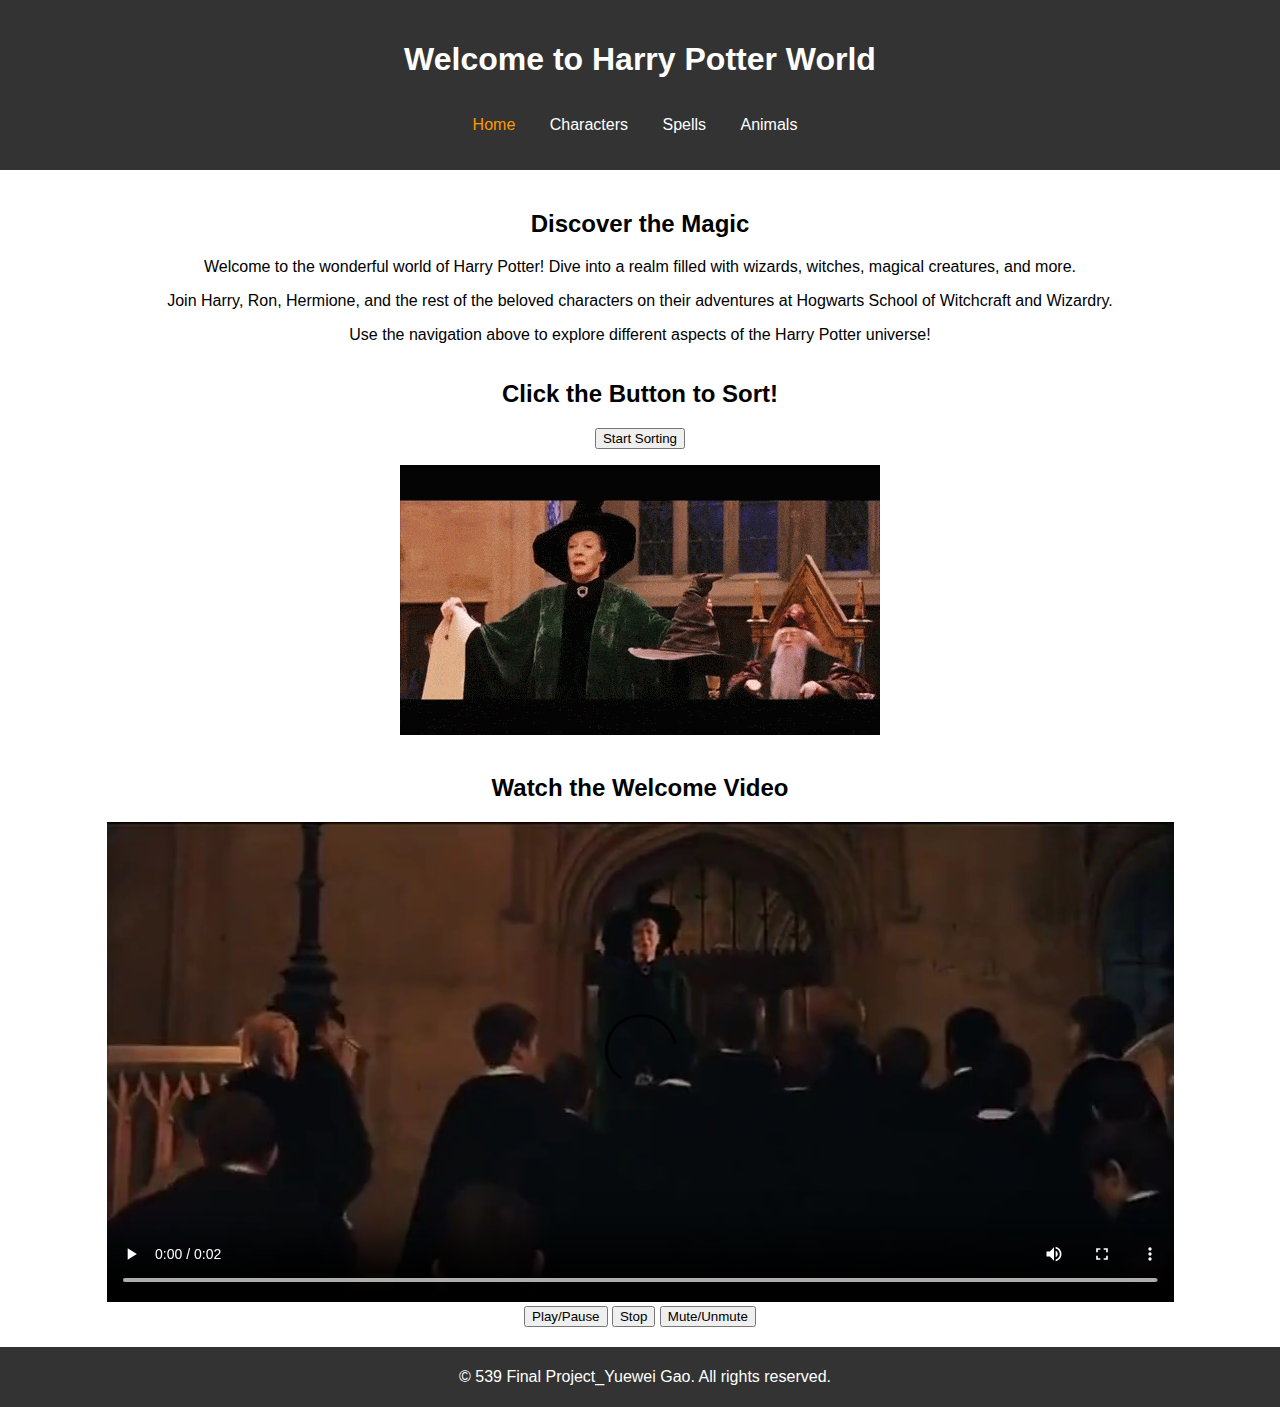
<file: index.html>
<!DOCTYPE html>
<html lang="en">
<head>
    <meta charset="UTF-8">
    <meta name="viewport" content="width=device-width, initial-scale=1.0">
    <title>Harry Potter World</title>
    <link rel="stylesheet" href="css/style.css">
</head>
<body>
    <audio id="backgroundMusic" autoplay loop>
        <source src="ways-of-the-wizard-197105.mp3" type="audio/mpeg">
        Your browser does not support the audio element.
    </audio>
    <header>
        <h1>Welcome to Harry Potter World</h1>
        <nav>
            <ul>
                <li><a href="index.html"class="active">Home</a></li>
                <li><a href="characters.html">Characters</a></li>
                <li><a href="spells.html">Spells</a></li>
                <li><a href="animals.html">Animals</a></li>
            </ul>
        </nav>
    </header>

    <main>
        <section>
            <h2>Discover the Magic</h2>
            <p>Welcome to the wonderful world of Harry Potter! Dive into a realm filled with wizards, witches, magical creatures, and more.</p>
            <p>Join Harry, Ron, Hermione, and the rest of the beloved characters on their adventures at Hogwarts School of Witchcraft and Wizardry.</p>
            <p>Use the navigation above to explore different aspects of the Harry Potter universe!</p>
        </section>
        <section>
            <h2>Click the Button to Sort!</h2>
            <button id="sortingButton">Start Sorting</button>
            <p><img src="images/sortinghat.gif" alt="hat"></p>
        </section>
        <section>
            <h2>Watch the Welcome Video</h2>
            <video id="welcomeVideo" controls>
                <source src="images/welcomevideo.mp4" type="video/mp4">
                Your browser does not support the video tag.
            </video>
            <div id="videoControls">
                <button onclick="playPause()">Play/Pause</button>
                <button onclick="stopVideo()">Stop</button>
                <button onclick="muteUnmute()">Mute/Unmute</button>
            </div>
        </section>

    </main>

    <footer>
        <p>&copy; 539 Final Project_Yuewei Gao. All rights reserved.</p>
    </footer>
    <script src="homepage.js"></script>
</body>
</html>
</file>
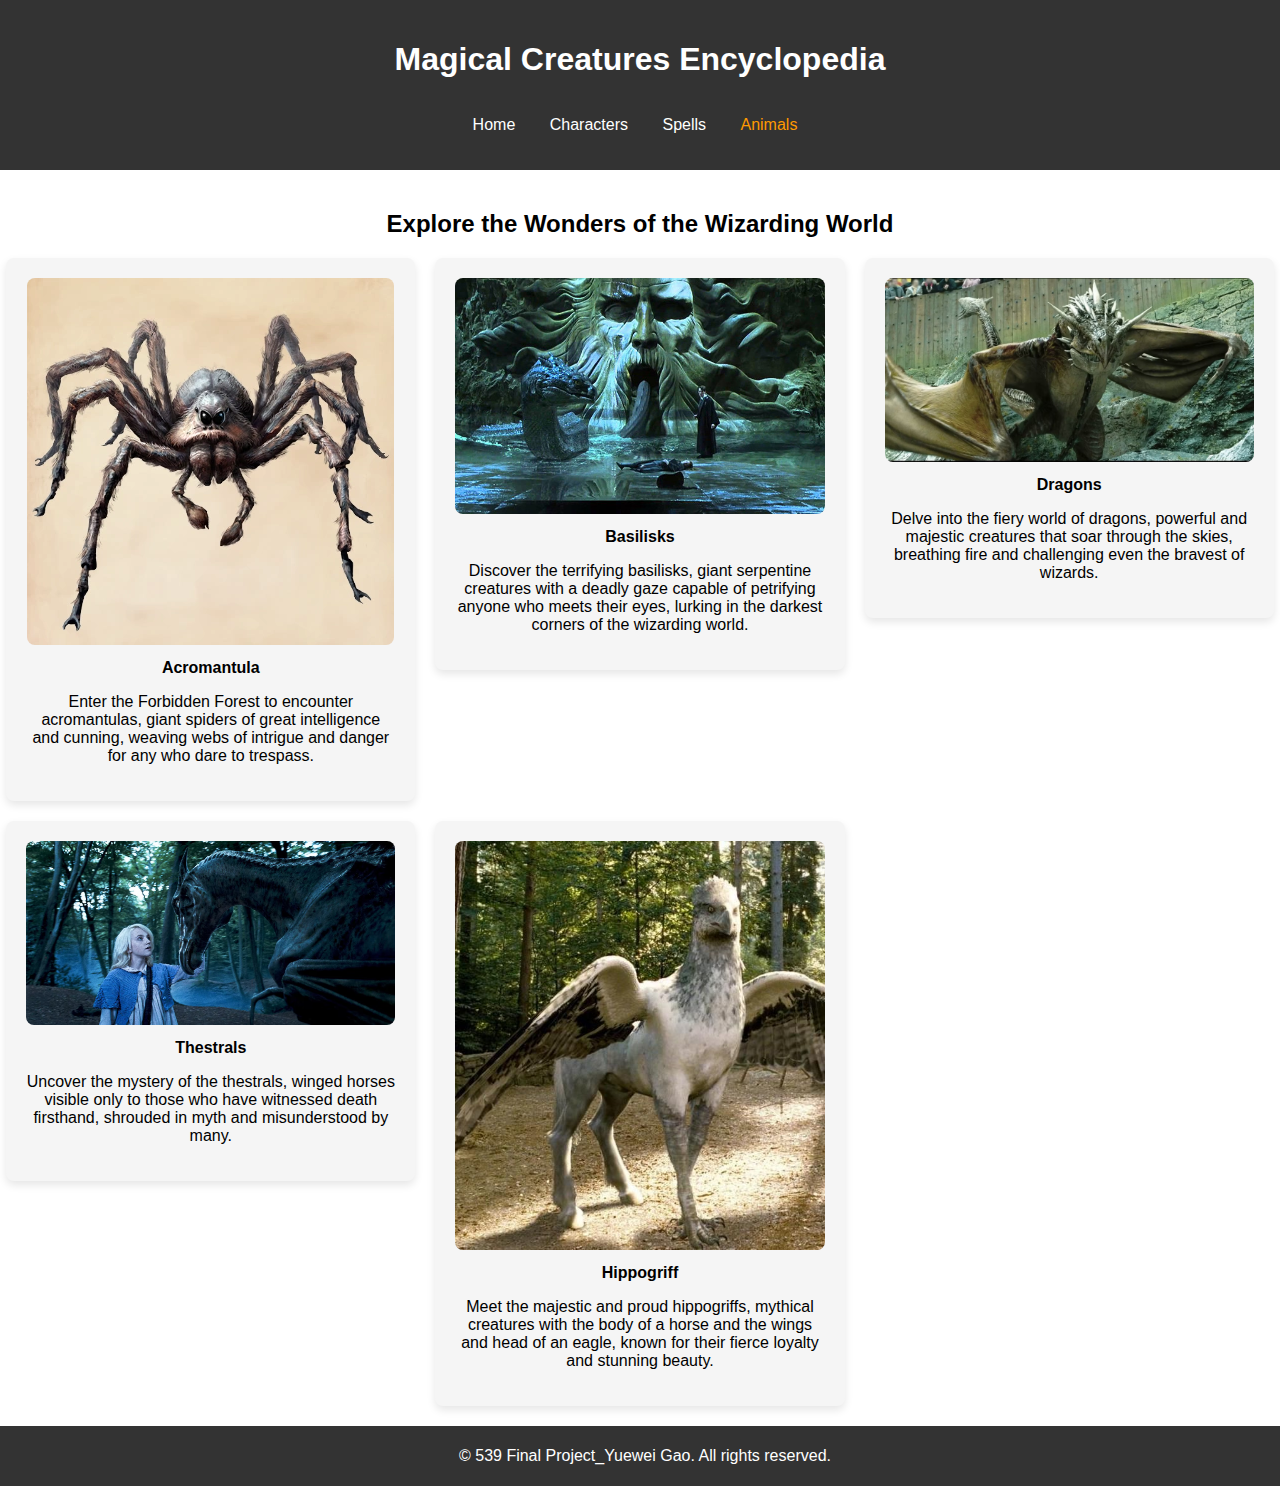
<file: animals.html>
<!DOCTYPE html>
<html lang="en">
<head>
    <meta charset="UTF-8">
    <meta name="viewport" content="width=device-width, initial-scale=1.0">
    <title>Harry Potter Characters</title>
    <link rel="stylesheet" href="css/style.css">
</head>
<body>
    <audio id="backgroundMusic" autoplay loop>
        <source src="the-magic-tree-150606.mp3" type="audio/mpeg">
        Your browser does not support the audio element.
    </audio>
    <header>
        <h1>Magical Creatures Encyclopedia</h1>
        <nav>
            <ul>
                <li><a href="index.html">Home</a></li>
                <li><a href="characters.html">Characters</a></li>
                <li><a href="spells.html">Spells</a></li>
                <li><a href="animals.html"class="active">Animals</a></li>
            </ul>
        </nav>
    </header>

    <main>
        <section>
            <h2>Explore the Wonders of the Wizarding World</h2>
            <div class="character-container">
                <div class="character-item">
                    <div class="character-info">
                        <img src="images/Acromantula.webp" alt="spider">
                        <p class="name">Acromantula</p>
                        <p class="introduction">Enter the Forbidden Forest to encounter acromantulas, giant spiders of great intelligence and cunning, weaving webs of intrigue and danger for any who dare to trespass.</p>
                    </div>
                </div>
                <div class="character-item">
                    <div class="character-info">
                        <img src="images/Basilisks.jpeg" alt="snake">
                        <p class="name">Basilisks</p>
                        <p class="introduction">Discover the terrifying basilisks, giant serpentine creatures with a deadly gaze capable of petrifying anyone who meets their eyes, lurking in the darkest corners of the wizarding world.</p>
                    </div>
                </div>
                <div class="character-item">
                    <div class="character-info">
                        <img src="images/dragon.avif" alt="dragon">
                        <p class="name">Dragons</p>
                        <p class="introduction">Delve into the fiery world of dragons, powerful and majestic creatures that soar through the skies, breathing fire and challenging even the bravest of wizards.</p>
                    </div>
                </div>
                <div class="character-item">
                    <div class="character-info">
                        <img src="images/Thestrals.avif" alt="Albus Dumbledore">
                        <p class="name">Thestrals</p>
                        <p class="introduction">Uncover the mystery of the thestrals, winged horses visible only to those who have witnessed death firsthand, shrouded in myth and misunderstood by many.</p>
                    </div>
                </div>
                <div class="character-item">
                    <div class="character-info">
                        <img src="images/hippogriff.jpeg" alt="bird">
                        <p class="name">Hippogriff</p>
                        <p class="introduction">Meet the majestic and proud hippogriffs, mythical creatures with the body of a horse and the wings and head of an eagle, known for their fierce loyalty and stunning beauty.</p>
                    </div>
                </div>
            </div>

        </section>
    </main>

    <footer>
        <p>&copy; 539 Final Project_Yuewei Gao. All rights reserved.</p >
    </footer>
    <script src="homepage.js"></script>
</body>
</html>
</file>
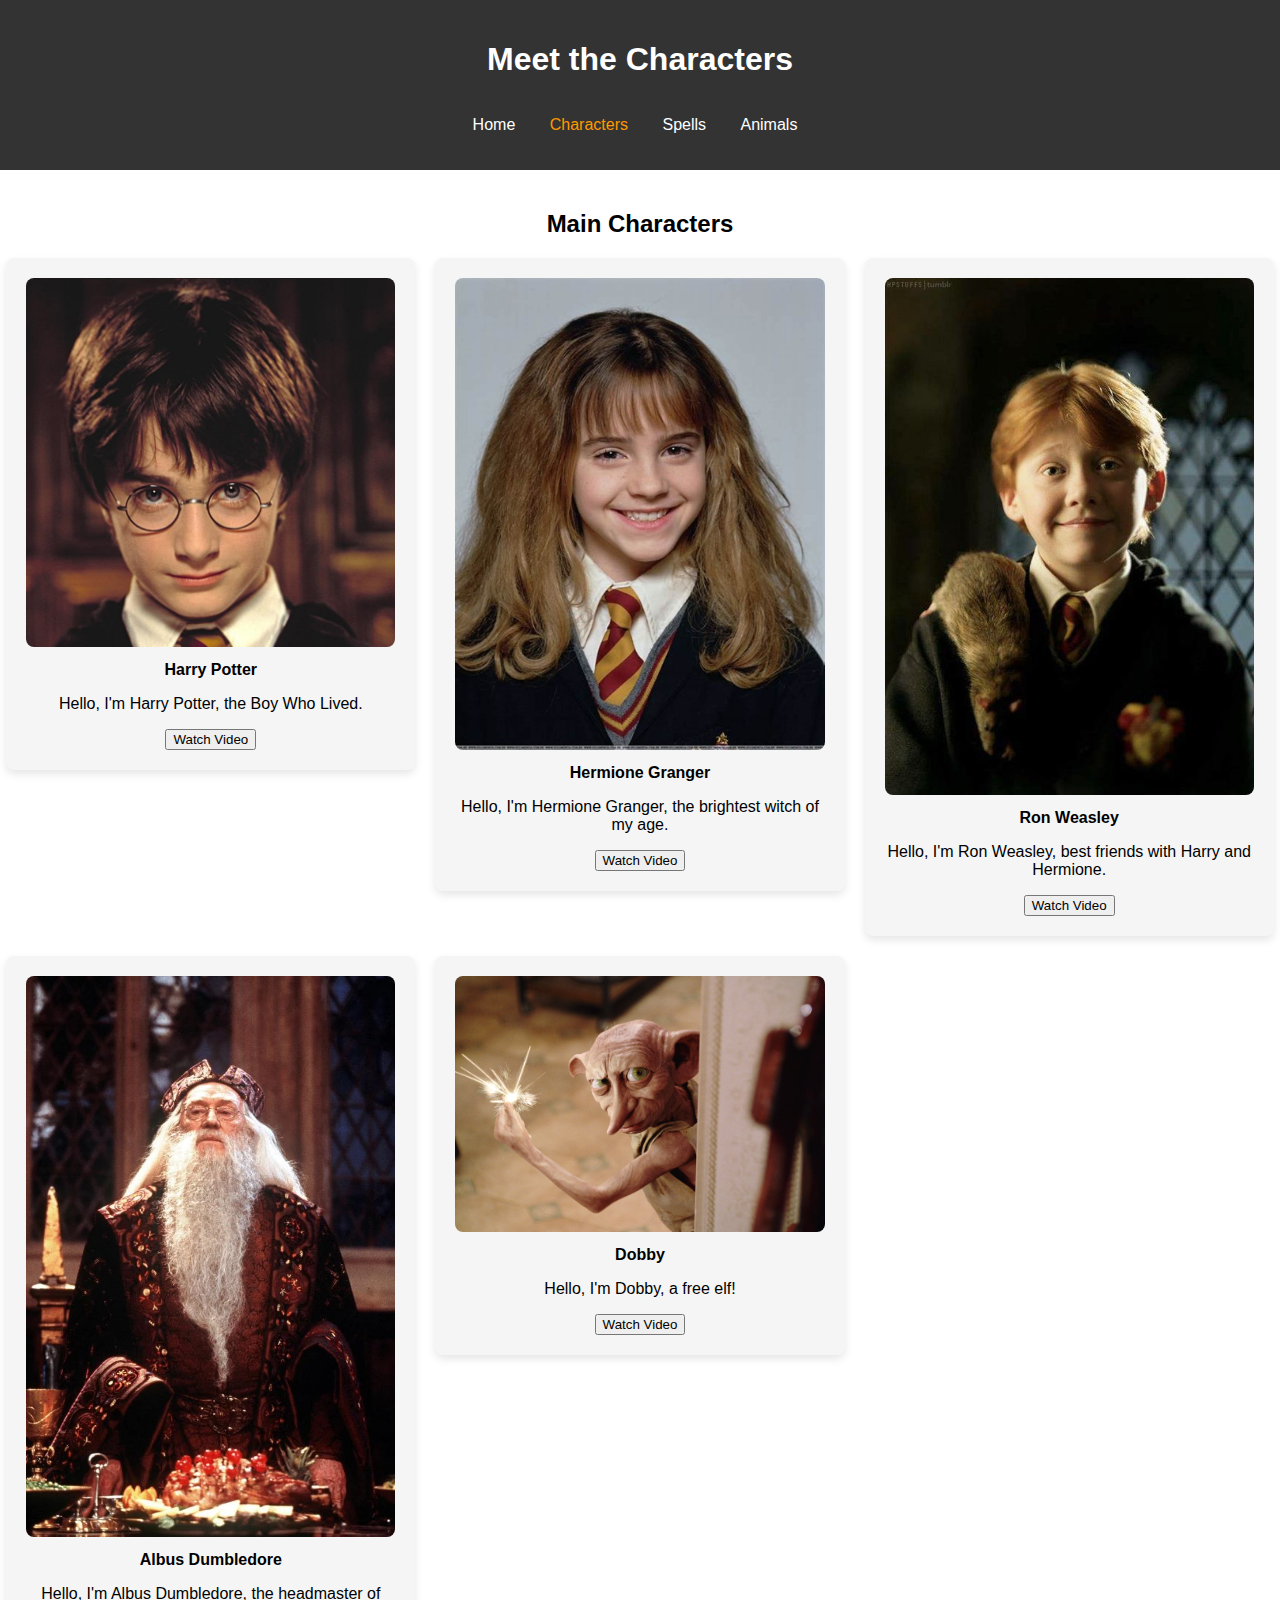
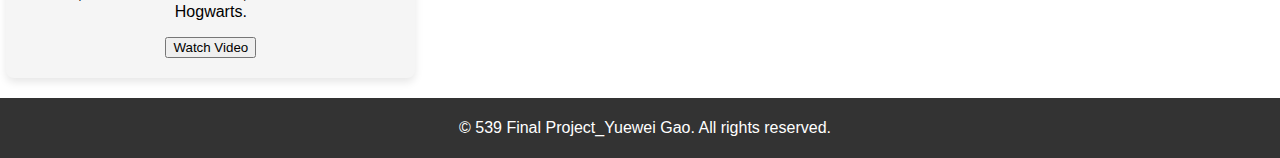
<file: characters.html>
<!DOCTYPE html>
<html lang="en">
<head>
    <meta charset="UTF-8">
    <meta name="viewport" content="width=device-width, initial-scale=1.0">
    <title>Harry Potter Characters</title>
    <link rel="stylesheet" href="css/style.css">
</head>
<body>
    <header>
        <h1>Meet the Characters</h1>
        <nav>
            <ul>
                <li><a href="index.html">Home</a></li>
                <li><a href="characters.html" class="active">Characters</a></li>
                <li><a href="spells.html">Spells</a></li>
                <li><a href="animals.html">Animals</a></li>
            </ul>
        </nav>
    </header>

    <main>
        <section>
            <h2>Main Characters</h2>
            <div class="character-container">
                <!-- Harry Potter -->
                <div class="character-item">
                    <div class="character-info">
                        <img src="images/harrypotter.jpeg" alt="Harry Potter">
                        <p class="name">Harry Potter</p>
                        <p class="introduction">Hello, I'm Harry Potter, the Boy Who Lived.</p>
                        <button onclick="window.location.href='https://www.youtube.com/watch?v=z4K2F_OALPQ&t=2s'">Watch Video</button>
                    </div>
                </div>

                <!-- Hermione Granger -->
                <div class="character-item">
                    <div class="character-info">
                        <img src="images/HermioneGranger.jpeg" alt="Hermione Granger">
                        <p class="name">Hermione Granger</p>
                        <p class="introduction">Hello, I'm Hermione Granger, the brightest witch of my age.</p>
                        <button onclick="window.location.href='https://www.youtube.com/watch?v=T0_h1nlqMSQ'">Watch Video</button>
                    </div>
                </div>

                <!-- Ron Weasley -->
                <div class="character-item">
                    <div class="character-info">
                        <img src="images/Ron Weasley.jpeg" alt="Ron Weasley">
                        <p class="name">Ron Weasley</p>
                        <p class="introduction">Hello, I'm Ron Weasley, best friends with Harry and Hermione.</p>
                        <button onclick="window.location.href='https://www.youtube.com/watch?v=pZYpL-Oni5g'">Watch Video</button>
                    </div>
                </div>

                <!-- Albus Dumbledore -->
                <div class="character-item">
                    <div class="character-info">
                        <img src="images/Albus Dumbledore.webp" alt="Albus Dumbledore">
                        <p class="name">Albus Dumbledore</p>
                        <p class="introduction">Hello, I'm Albus Dumbledore, the headmaster of Hogwarts.</p>
                        <button onclick="window.location.href='https://www.youtube.com/watch?v=u3On1k3dqGA'">Watch Video</button>
                    </div>
                </div>

                <!-- Dobby -->
                <div class="character-item">
                    <div class="character-info">
                        <img src="images/Dobby.png" alt="Dobby">
                        <p class="name">Dobby</p>
                        <p class="introduction">Hello, I'm Dobby, a free elf!</p>
                        <button onclick="window.location.href='https://www.youtube.com/watch?v=Ud00YvG2cwM'">Watch Video</button>
                    </div>
                </div>
            </div>
        </section>
    </main>

    <footer>
        <p>&copy; 539 Final Project_Yuewei Gao. All rights reserved.</p >
    </footer>
</body>
</html>
</file>
<file: css/style.css>
body {
    font-family: Arial, sans-serif;
    margin: 0;
    padding: 0;
}

header {
    background-color: #333;
    color: white;
    padding: 20px;
    text-align: center;
}

nav ul {
    list-style-type: none;
    padding: 0;
}

nav ul li {
    display: inline;
    margin-right: 20px;
}

nav ul li a {
    color: white;
    text-decoration: none;
}

main {
    padding: 20px;
    text-align: center;
    display: flex;
    justify-content: center; /* Center horizontally */
    align-items: center; /* Center vertically */
    flex-direction: column; /* Stack children vertically */
}

footer {
    background-color: #333;
    color: white;
    text-align: center;
    padding: 5px;
    position:relative;
    bottom: 0;
    width: 100%;
}

.character-container {
    display: grid;
    grid-template-columns: repeat(auto-fit, minmax(200px, 1fr));
    gap: 20px;
    justify-content: center;
}

.character-item {
    text-align: center;
}

.character-info {
    background-color: #f5f5f5;
    padding: 20px;
    border-radius: 8px;
    box-shadow: 0 4px 8px rgba(0, 0, 0, 0.1);
}

.character-info img {
    max-width: 100%;
    height: auto;
    border-radius: 8px;
}

.character-info .name {
    font-weight: bold;
    margin-top: 10px;
}

.character-info .introduction {
    margin-top: 10px;
}

nav ul li a.active {
    color: #ff9900;
}

/* Styles for mobile devices (up to 599px) */
@media screen and (min-width: 320px) and (max-width: 599px) {
    nav {
        display: flex;
        justify-content: center;
        align-items: center;
    }

    header li {
        display: inline-block;
        margin: 0 10px;
    }

    .character-container,
    .spell-container {
        display: grid;
        grid-template-columns: 50% 50%;
    }
}

/* Styles for small devices (600px to 1023px) */
@media screen and (min-width: 600px) and (max-width: 1023px) {
    nav {
        display: flex;
        justify-content: center;
        align-items: center;
    }

    header li {
        display: inline-block;
        margin: 0 10px;
    }

    .character-container,
    .spell-container {
        display: grid;
        grid-template-columns: 50% 50%;
    }
}

/* Styles for large devices (1024px and above) */
@media screen and (min-width: 1024px) {
    nav {
        display: flex;
        justify-content: center;
        align-items: center;
    }

    header li {
        display: inline-block;
        margin: 0 10px;
    }

    .character-container,
    .spell-container {
        display: grid;
        grid-template-columns: 33% 33% 33%;
    }
}

.character-item img {
    max-width: 100%;
    height: auto;
    border-radius: 8px;
    transition: transform 0.3s ease-in-out; /* Add transition for smooth effect */
}

.character-item img:hover {
    transform: scale(1.1); /* Scale up the image on hover */
}

.spell img {
    width: 80%;
    max-width: 400px;
    height: auto;
    border-radius: 8px;
    transition: transform 0.3s ease-in-out; /* Add transition for smooth effect */
}

.spell img:hover {
    transform: scale(1.1); /* Scale up the image on hover */
}

/* Add styles for modal popups */
.modal {
    display: none;
    position: fixed;
    z-index: 1000;
    top: 0;
    left: 0;
    width: 100%;
    height: 100%;
    background-color: rgba(0, 0, 0, 0.5);
}

.modal-content {
    position: absolute;
    top: 50%;
    left: 50%;
    transform: translate(-50%, -50%);
    background-color: white;
    padding: 20px;
    border-radius: 8px;
    box-shadow: 0 4px 8px rgba(0, 0, 0, 0.1);
}

.close {
    position: absolute;
    top: 10px;
    right: 10px;
    font-size: 20px;
    cursor: pointer;
}

/* Add any additional CSS styles as needed */
</file>
